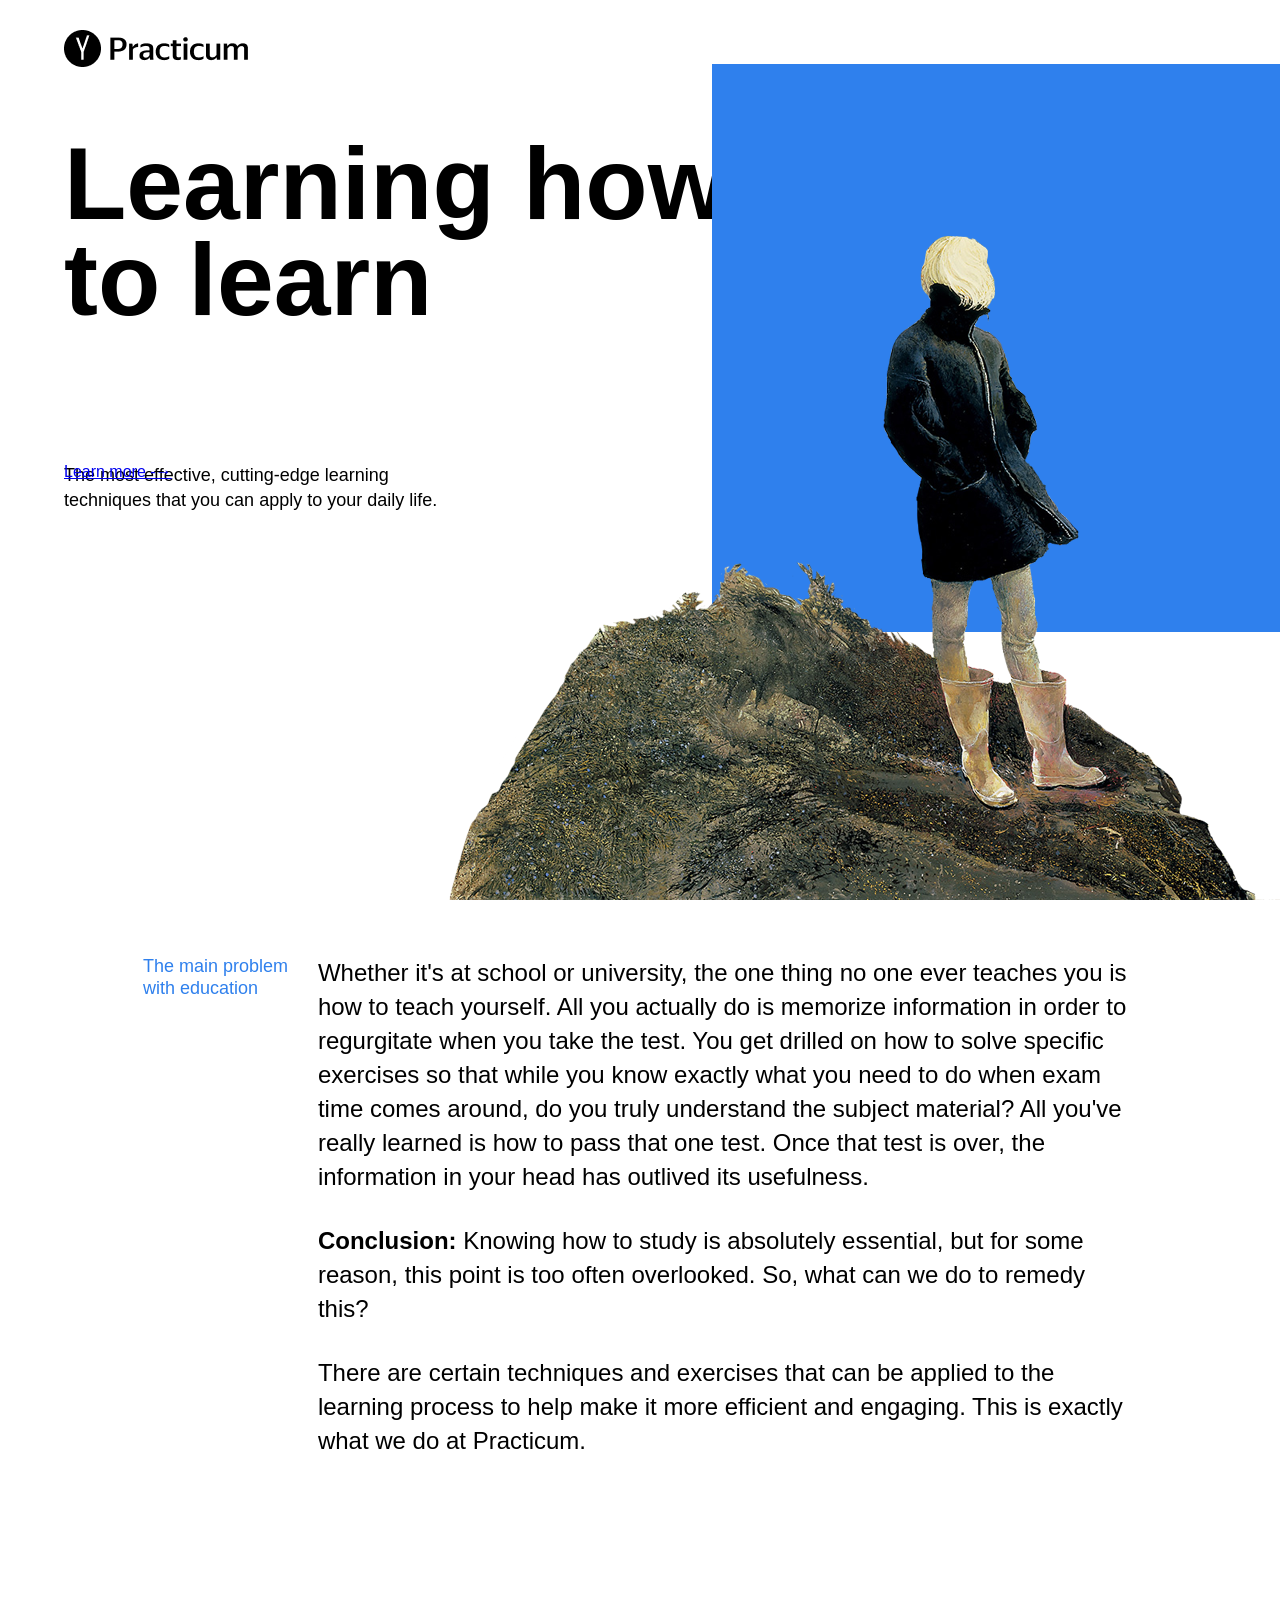
<file: index.html>
<!DOCTYPE html>
<html lang="en">
<head>
    <meta charset="UTF-8">
    <meta name="viewport" content="width=device-width, initial-scale=1.0">
    <link rel="stylesheet" type="text/css" href="./styles/style.css">
    <link rel="stylesheet" type="text/css" href="./styles/normalize.css">
    <title>Learning how to learn</title>
</head>
<body>
    <div class="page" id="page">
        <header class="header" id="header">
            <div class="flex-container-center header__logo" id="logo"><img src="images/logo.png" alt="yandex logo"></div>
            <div class="flex-container  header__title" id="">
                <h4>Learning how to learn</h4>
            </div>
            <div class="flex-columns">
              <div class="flex-container header__subtitle" id="">
                  The most effective, cutting-edge learning
                techniques that you can apply to your daily life. 
            </div>
              <div class="flex-container-left header__link" id="header__link">
                <a href="#">Learn more -→</a>
            </div>
            </div>
            <div class="flex-container-center header__main-illustration" id="main-illustration">
                <img src="images/on_the_edge1.png" alt="on_the_edge">
            </div>
            <div class="flex-container-right header__square-pic" id="square-pic"><!--<img src="images/square-pic.png" alt="square-pic">--></div>
        </header>
        <main class="content" id="content">
            <section class="flex-container-center description" id="description">
                <div class="flex-row description">
                    <div class="brief">The main problem with education</div>
                    <div class="flex-columns main-content">
                        <div class="paragraph">Whether it's at school or university, the one thing no one ever teaches you is how to teach yourself. All you actually do is memorize information in order to regurgitate when you take the test. You get drilled on how to solve specific exercises so that while you know exactly what you need to do when exam time comes around, do you truly understand the subject material? All you've really learned is how to pass that one test. Once that test is over, the information in your head has outlived its usefulness.</div>
                        <div class="paragraph"><strong>Conclusion:</strong> Knowing how to study is absolutely essential, but for some reason, this point is too often overlooked. So, what can we do to remedy this?</div>
                        <div class="paragraph">There are certain techniques and exercises that can be applied to the learning process to help make it more efficient and engaging. This is exactly what we do at Practicum.</div>
                    </div>
                </div>
            </section>
            
            <section class="digits"  id="digits">
            </section>

            <section class="feinman" id="feinman">
            </section>
            
            <section class="kaufman" id="kaufman">
            </section>
        </main>
        <footer class="footer" id="footer">

        </footer>
    </div>
</body>
</html>
</file>
<file: styles/style.css>
.flex-container-left{
    display: flex;
    flex-wrap: wrap;
    justify-content: left;
}

.flex-container-right{
    display: flex;
    flex-wrap: wrap;
    justify-content: right;
}

.flex-container-center{
    display: flex;
    flex-wrap: wrap;
    justify-content: center;
}
.flex-container{
    display: flex;
    flex-wrap: wrap;
    align-content: center;
}

.flex-row{
    display: flex;
    flex-direction: row;
    width: 80%;
}

.flex-columns{
    display: flex;
    flex-wrap: wrap;
    flex-direction: column;
    justify-content: left;
}

.page {
    min-width: 1100px;
    /* we don't know how to make mobile versions of websites yet, */
    /* so here we've set a minimum page width */
    max-width: 1600px;
    /* here we've set a maximum page width */
    margin: 0 auto;
    /* this ensures that all content is centered on screens wider than 1600px */
    font-family: 'Helvetica Neue', Arial, sans-serif;
}



.header {
    height: 100vh;
    min-height: 600px;
    max-height: 756px;
    /* parameters for the header section */
}

.header__logo{
    margin-top: 30px;
    margin-left: 64px;
    position: absolute;
    z-index: 1;
}

.header__title{
    margin-left: 64px;
    width: 730px;
    line-height: 96px;
    font-size: 102px;
    font-weight: bold;
    z-index: 0;
    align-content: center;
}

.header__subtitle{
    margin-left: 64px;
    position: absolute;
    z-index: 1;
    width: 388px;
    line-height: 25px;
    font-size: 18px;
    font-weight: normal;
}

.header__link{
    margin-left: 64px;
    z-index: 1;
   
}

.header__main-illustration{
    bottom: 0px;
    right: 0px;
    position: absolute;
    z-index: 2;
}

/* here we have two examples of selectors in order to remind you how to set styles for elements */
.header__square-pic {
    height: 568px;
    width: 568px;
    top: 64px;
    right: 0px;
    
    position: absolute;
    z-index: 0;
    background-color: #2F80ED;
}

/* including elements with key-value modifiers */
.table__cell_theme_dark {
    width: 200px;
    color: white;
    margin-right: 0;
    margin-top: 80px;
}


.description{
    margin-top: 100px;
    margin-bottom: 100px;
    justify-content: center;
}
.brief{
    width: 175px;
    color: #2F80ED;
    line-height: 1.2;
    font-size: 18px;
    font-weight: normal;
}

.main-content{
    min-width: 784px;
    width: 80%
}

.paragraph{
    margin-bottom: 30px;
    line-height: 34px;
    font-size: 24px;
}
</file>
